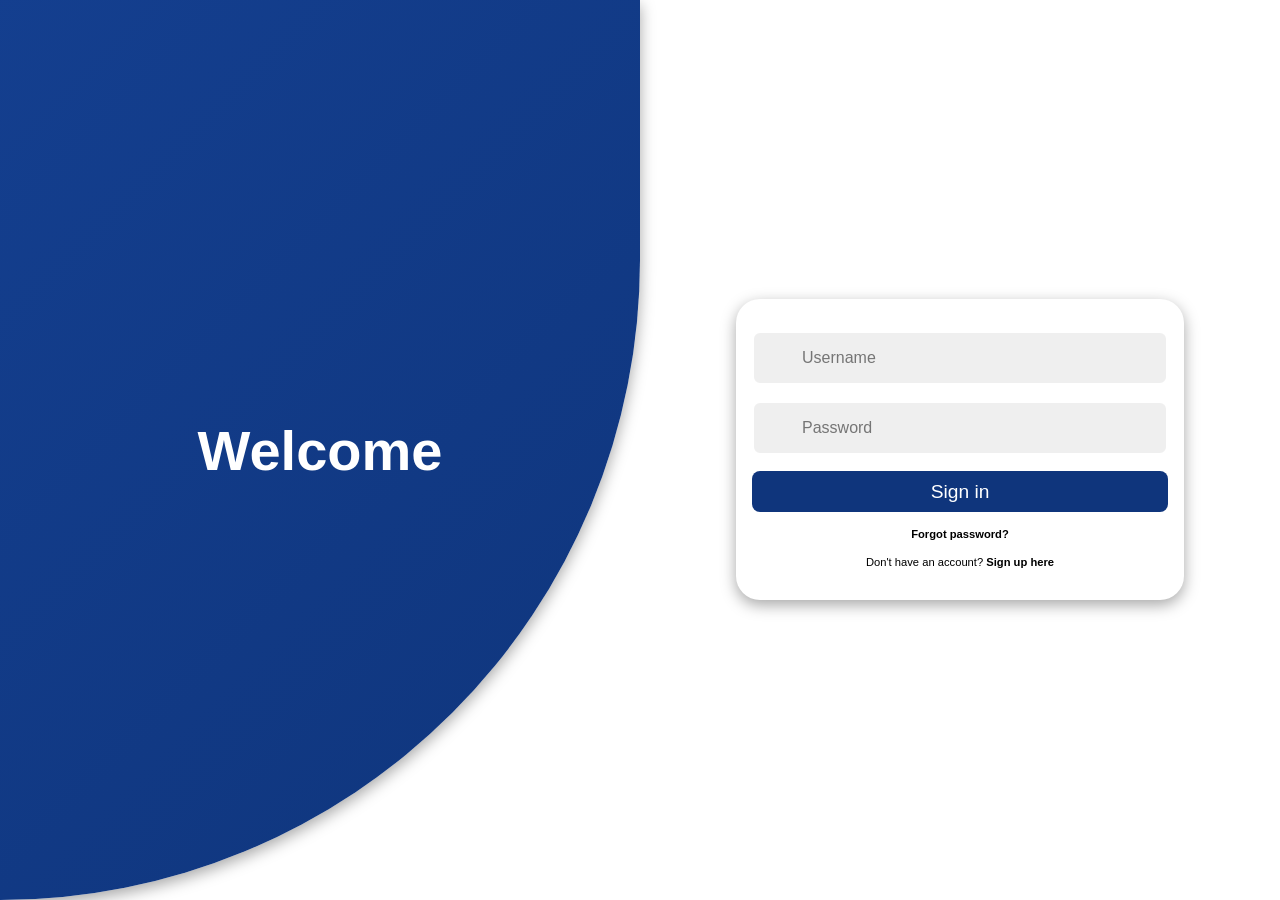
<file: Login/login.html>
<!DOCTYPE html>
<html lang="en">
<head>
    <meta charset="UTF-8">
    <meta name="viewport" content="width=device-width, initial-scale=1.0">
    <link href="logstyle.css" rel="stylesheet">
    <title>Login-page</title>
</head>
<body>
    <div id="container" class="container">
		<!-- FORM SECTION -->
		<div class="row">
			<!-- SIGN UP -->
			<div class="col align-items-center flex-col sign-up">
				<div class="form-wrapper align-items-center">
					<div class="form sign-up">
						<div class="input-group">
							<i class='bx bxs-user'></i>
							<input type="text" placeholder="Username">
						</div>
						<div class="input-group">
							<i class='bx bx-mail-send'></i>
							<input type="email" placeholder="Email">
						</div>
						<div class="input-group">
							<i class='bx bxs-lock-alt'></i>
							<input type="password" placeholder="Password">
						</div>
						<div class="input-group">
							<i class='bx bxs-lock-alt'></i>
							<input type="password" placeholder="Confirm password">
						</div>
						<button>
							Sign up
						</button>
						<p>
							<span>
								Already have an account?
							</span>
							<b onclick="toggle()" class="pointer">
								Sign in here
							</b>
						</p>
					</div>
				</div>
			
			</div>
			<!-- END SIGN UP -->
			<!-- SIGN IN -->
			<div class="col align-items-center flex-col sign-in">
				<div class="form-wrapper align-items-center">
					<div class="form sign-in">
						<div class="input-group">
							<i class='bx bxs-user'></i>
							<input type="text" placeholder="Username">
						</div>
						<div class="input-group">
							<i class='bx bxs-lock-alt'></i>
							<input type="password" placeholder="Password">
						</div>
						<button>
							Sign in
						</button>
						<p>
							<b>
								Forgot password?
							</b>
						</p>
						<p>
							<span>
								Don't have an account?
							</span>
							<b onclick="toggle()" class="pointer">
								Sign up here
							</b>
						</p>
					</div>
				</div>
				<div class="form-wrapper">
		
				</div>
			</div>
			<!-- END SIGN IN -->
		</div>
		<!-- END FORM SECTION -->
		<!-- CONTENT SECTION -->
		<div class="row content-row">
			<!-- SIGN IN CONTENT -->
			<div class="col align-items-center flex-col">
				<div class="text sign-in">
					<h2>
						Welcome
					</h2>
	
				</div>
				<div class="img sign-in">
		
				</div>
			</div>
			<!-- END SIGN IN CONTENT -->
			<!-- SIGN UP CONTENT -->
			<div class="col align-items-center flex-col">
				<div class="img sign-up">
				
				</div>
				<div class="text sign-up">
					<h2>
						Join with us
					</h2>
	
				</div>
			</div>
			<!-- END SIGN UP CONTENT -->
		</div>
		<!-- END CONTENT SECTION -->
	</div>
    <script src="login.js"></script>
</body>
</html>
</file>
<file: Login/logstyle.css>
:root {
    --primary-color: #0f357c;
    --secondary-color: #1e53b6;
    --black: #000000;
    --white: #ffffff;
    --gray: #efefef;
    --gray-2: #757575;

    --facebook-color: #4267B2;
    --google-color: #DB4437;
    --twitter-color: #1DA1F2;
    --insta-color: #E1306C;
}

@import url('https://fonts.googleapis.com/css2?family=Poppins:wght@200;300;400;500;600&display=swap');

* {
    font-family: 'Poppins', sans-serif;
    margin: 0;
    padding: 0;
    box-sizing: border-box;
}

html,
body {
    height: 100vh;
    overflow: hidden;
}

.container {
    position: relative;
    min-height: 100vh;
    overflow: hidden;
}

.row {
    display: flex;
    flex-wrap: wrap;
    height: 100vh;
}

.col {
    width: 50%;
}

.align-items-center {
    display: flex;
    align-items: center;
    justify-content: center;
    text-align: center;
}

.form-wrapper {
    width: 100%;
    max-width: 28rem;
}

.form {
    padding: 1rem;
    background-color: var(--white);
    border-radius: 1.5rem;
    width: 100%;
    box-shadow: rgba(0, 0, 0, 0.35) 0px 5px 15px;
    transform: scale(0);
    transition: .5s ease-in-out;
    transition-delay: 1s;
}

.input-group {
    position: relative;
    width: 100%;
    margin: 1rem 0;
}

.input-group i {
    position: absolute;
    top: 50%;
    left: 1rem;
    transform: translateY(-50%);
    font-size: 1.4rem;
    color: var(--gray-2);
}

.input-group input {
    width: 100%;
    padding: 1rem 3rem;
    font-size: 1rem;
    background-color: var(--gray);
    border-radius: .5rem;
    border: 0.125rem solid var(--white);
    outline: none;
}

.input-group input:focus {
    border: 0.125rem solid var(--primary-color);
}

.form button {
    cursor: pointer;
    width: 100%;
    padding: .6rem 0;
    border-radius: .5rem;
    border: none;
    background-color: var(--primary-color);
    color: var(--white);
    font-size: 1.2rem;
    outline: none;
}

.form p {
    margin: 1rem 0;
    font-size: .7rem;
}

.flex-col {
    flex-direction: column;
}

.social-list {
    margin: 2rem 0;
    padding: 1rem;
    border-radius: 1.5rem;
    width: 100%;
    box-shadow: rgba(0, 0, 0, 0.35) 0px 5px 15px;
    transform: scale(0);
    transition: .5s ease-in-out;
    transition-delay: 1.2s;
}

.social-list>div {
    color: var(--white);
    margin: 0 .5rem;
    padding: .7rem;
    cursor: pointer;
    border-radius: .5rem;
    cursor: pointer;
    transform: scale(0);
    transition: .5s ease-in-out;
}

.social-list>div:nth-child(1) {
    transition-delay: 1.4s;
}

.social-list>div:nth-child(2) {
    transition-delay: 1.6s;
}

.social-list>div:nth-child(3) {
    transition-delay: 1.8s;
}

.social-list>div:nth-child(4) {
    transition-delay: 2s;
}

.social-list>div>i {
    font-size: 1.5rem;
    transition: .4s ease-in-out;
}

.social-list>div:hover i {
    transform: scale(1.5);
}

.facebook-bg {
    background-color: var(--facebook-color);
}

.google-bg {
    background-color: var(--google-color);
}

.twitter-bg {
    background-color: var(--twitter-color);
}

.insta-bg {
    background-color: var(--insta-color);
}

.pointer {
    cursor: pointer;
}

.container.sign-in .form.sign-in,
.container.sign-in .social-list.sign-in,
.container.sign-in .social-list.sign-in>div,
.container.sign-up .form.sign-up,
.container.sign-up .social-list.sign-up,
.container.sign-up .social-list.sign-up>div {
    transform: scale(1);
}

.content-row {
    position: absolute;
    top: 0;
    left: 0;
    pointer-events: none;
    z-index: 6;
    width: 100%;
}

.text {
    margin: 4rem;
    color: var(--white);
}

.text h2 {
    font-size: 3.5rem;
    font-weight: 800;
    margin: 2rem 0;
    transition: 1s ease-in-out;
}

.text p {
    font-weight: 600;
    transition: 1s ease-in-out;
    transition-delay: .2s;
}

.img img {
    width: 30vw;
    transition: 1s ease-in-out;
    transition-delay: .4s;
}

.text.sign-in h2,
.text.sign-in p,
.img.sign-in img {
    transform: translateX(-250%);
}

.text.sign-up h2,
.text.sign-up p,
.img.sign-up img {
    transform: translateX(250%);
}

.container.sign-in .text.sign-in h2,
.container.sign-in .text.sign-in p,
.container.sign-in .img.sign-in img,
.container.sign-up .text.sign-up h2,
.container.sign-up .text.sign-up p,
.container.sign-up .img.sign-up img {
    transform: translateX(0);
}

/* BACKGROUND */

.container::before {
    content: "";
    position: absolute;
    top: 0;
    right: 0;
    height: 100vh;
    width: 300vw;
    transform: translate(35%, 0);
    background-image: linear-gradient(-45deg, var(--primary-color) 0%, var(--secondary-color) 100%);
    transition: 1s ease-in-out;
    z-index: 6;
    box-shadow: rgba(0, 0, 0, 0.35) 0px 5px 15px;
    border-bottom-right-radius: max(50vw, 50vh);
    border-top-left-radius: max(50vw, 50vh);
}

.container.sign-in::before {
    transform: translate(0, 0);
    right: 50%;
}

.container.sign-up::before {
    transform: translate(100%, 0);
    right: 50%;
}

/* RESPONSIVE */

@media only screen and (max-width: 425px) {

    .container::before,
    .container.sign-in::before,
    .container.sign-up::before {
        height: 100vh;
        border-bottom-right-radius: 0;
        border-top-left-radius: 0;
        z-index: 0;
        transform: none;
        right: 0;
    }

    /* .container.sign-in .col.sign-up {
        transform: translateY(100%);
    } */

    .container.sign-in .col.sign-in,
    .container.sign-up .col.sign-up {
        transform: translateY(0);
    }

    .content-row {
        align-items: flex-start !important;
    }

    .content-row .col {
        transform: translateY(0);
        background-color: unset;
    }

    .col {
        width: 100%;
        position: absolute;
        padding: 2rem;
        background-color: var(--white);
        border-top-left-radius: 2rem;
        border-top-right-radius: 2rem;
        transform: translateY(100%);
        transition: 1s ease-in-out;
    }

    .row {
        align-items: flex-end;
        justify-content: flex-end;
    }

    .form,
    .social-list {
        box-shadow: none;
        margin: 0;
        padding: 0;
    }

    .text {
        margin: 0;
    }

    .text p {
        display: none;
    }

    .text h2 {
        margin: .5rem;
        font-size: 2rem;
    }
}
</file>
